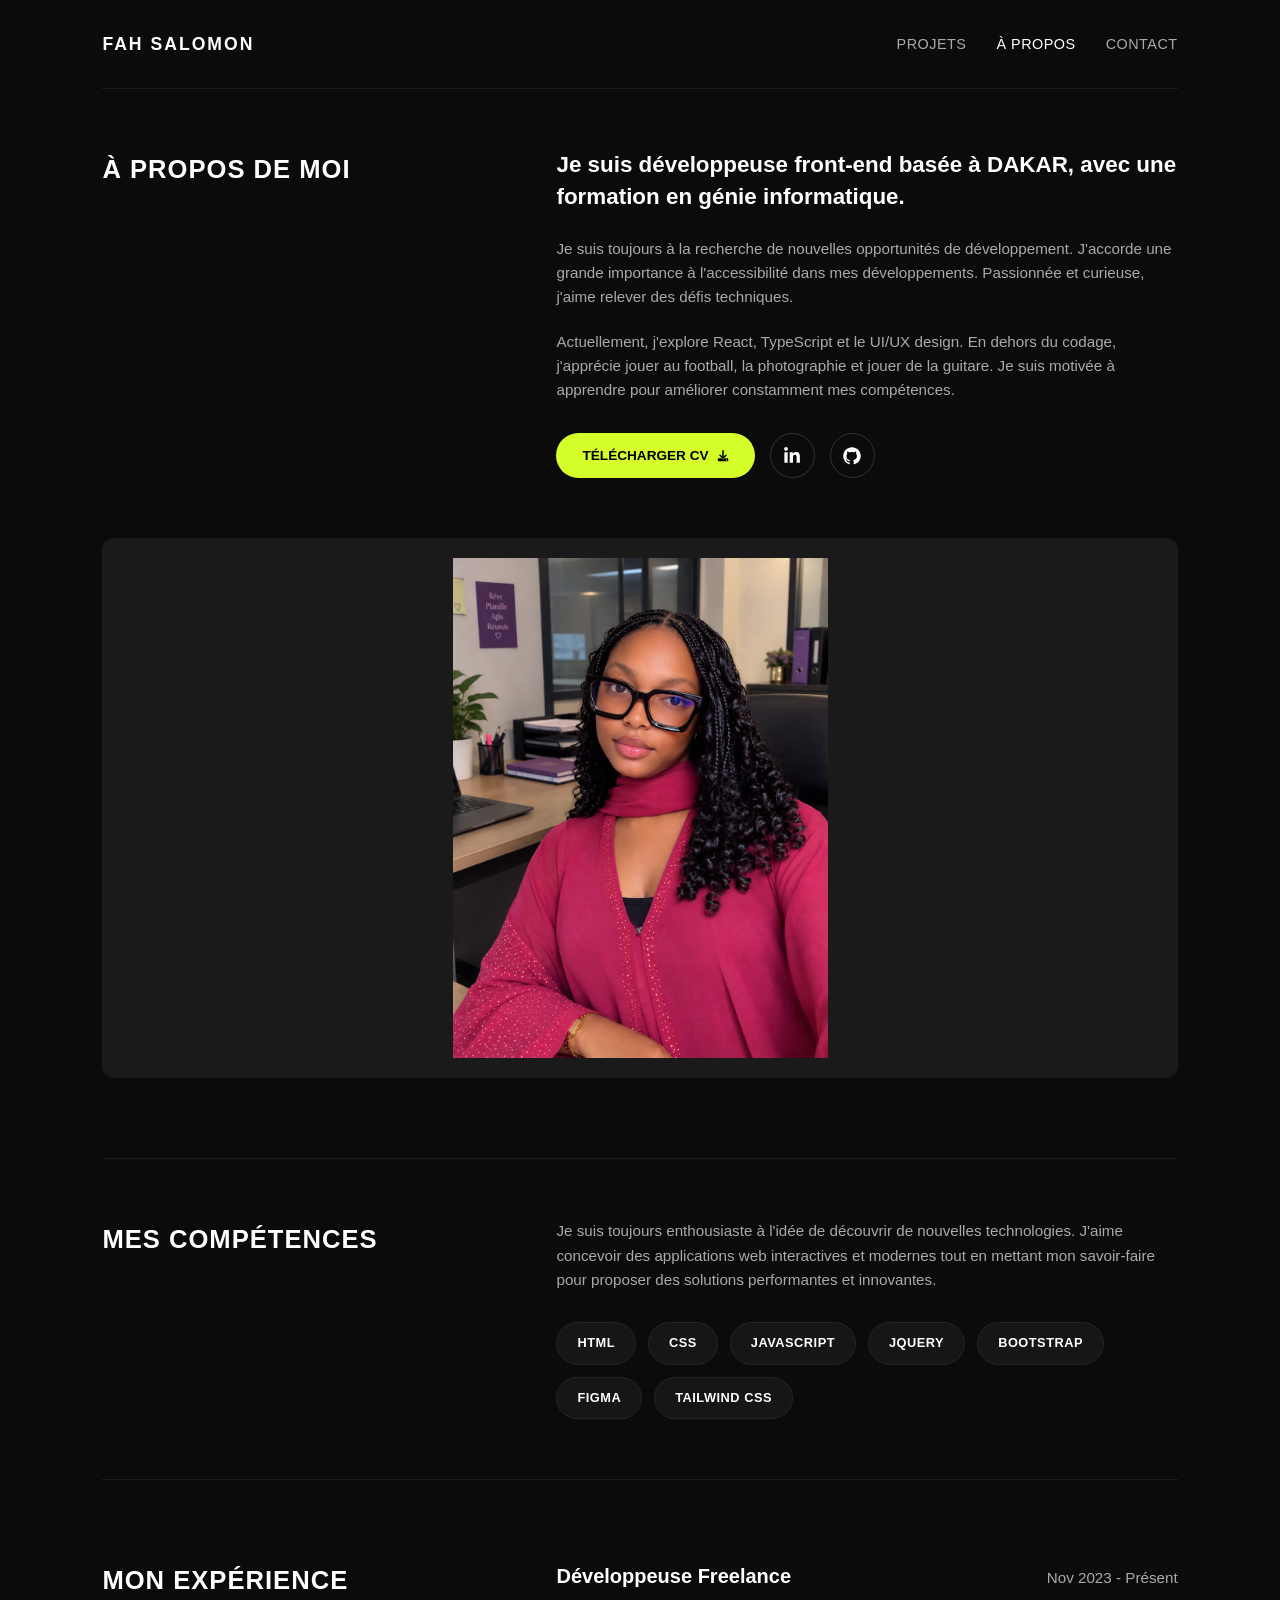
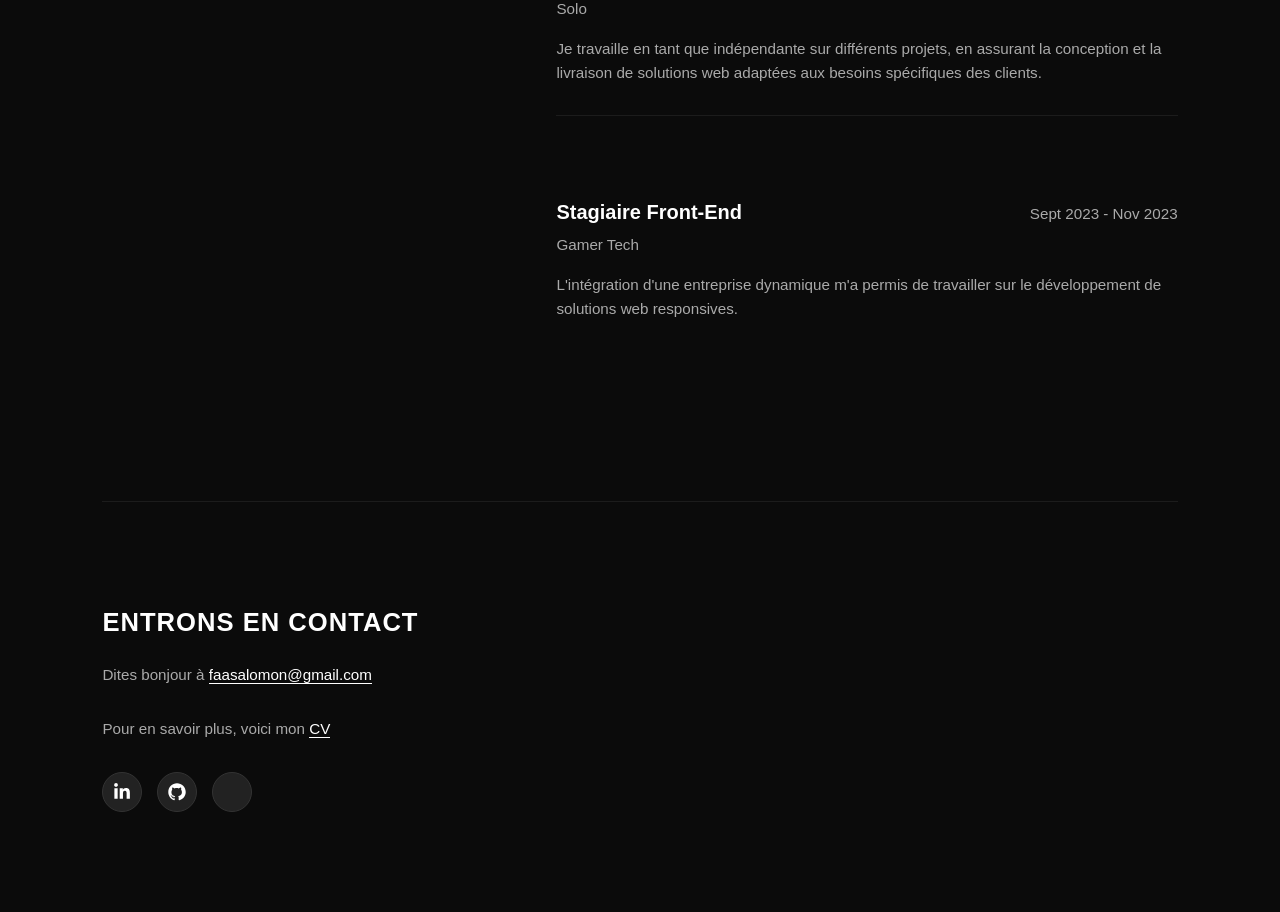
<file: about.html>
<!DOCTYPE html>
<html lang="fr">
<head>
    <meta charset="UTF-8">
    <meta name="viewport" content="width=device-width, initial-scale=1.0">
    <title>À Propos - Fah Salomon</title>
    <link rel="stylesheet" href="style.css">
</head>
<body>

    <!-- Navigation -->
    <header>
        <nav class="navbar">
            <div class="logo">FAH SALOMON</div>
            <ul class="nav-links">
                <li><a href="index.html">Projets</a></li>
                <li><a href="about.html" class="active">À propos</a></li>
                <li><a href="index.html#contact">Contact</a></li>
            </ul>
        </nav>
    </header>

    <!-- Main À Propos -->
    <main class="about-page">
        <!-- Section Introduction -->
        <section class="about-intro">
            <h2>À PROPOS DE MOI</h2>
            <div class="about-description">
                <p class="highlight">Je suis développeuse front-end basée à DAKAR, avec une formation en génie informatique.</p>
                <p>Je suis toujours à la recherche de nouvelles opportunités de développement. J'accorde une grande importance à l'accessibilité dans mes développements. Passionnée et curieuse, j'aime relever des défis techniques.</p>
                <p>Actuellement, j'explore React, TypeScript et le UI/UX design. En dehors du codage, j'apprécie jouer au football, la photographie et jouer de la guitare. Je suis motivée à apprendre pour améliorer constamment mes compétences.</p>
                
                <div class="about-action">
                    <a href="CV-Fah-Salomon.pdf" download class="btn-primary">TÉLÉCHARGER CV <svg xmlns="http://w3.org" viewBox="0 0 512 512" width="12" height="12" fill="currentColor"><path d="M288 32c0-17.7-14.3-32-32-32s-32 14.3-32 32l0 242.7-73.4-73.4c-12.5-12.5-32.8-12.5-45.3 0s-12.5 32.8 0 45.3l128 128c12.5 12.5 32.8 12.5 45.3 0l128-128c12.5-12.5 12.5-32.8 0-45.3s-32.8-12.5-45.3 0L288 274.7L288 32zM64 352c-17.7 0-32 14.3-32 32l0 64c0 17.7 14.3 32 32 32l384 0c17.7 0 32-14.3 32-32l0-64c0-17.7-14.3-32-32-32l-114.7 0-43.4 43.4c-12.5 12.5-32.8 12.5-45.3 0L178.7 352 64 352zm336 56a24 24 0 1 1 0 48 24 24 0 1 1 0-48z"/></svg></a>
                    
                    <!-- LinkedIn (Haut) -->
                    <a href="#" class="btn-icon" aria-label="LinkedIn">
                        <svg xmlns="http://w3.org" viewBox="0 0 448 512" width="18" height="18" fill="currentColor">
                            <path d="M100.28 448H7.4V148.9h92.88zM53.79 108.1C24.09 108.1 0 83.5 0 53.8a53.79 53.79 0 1 1 107.58 0c0 29.7-24.1 54.3-53.79 54.3zM447.9 448h-92.68V302.4c0-34.7-.7-79.2-48.29-79.2-48.29 0-55.69 37.7-55.69 76.7V448h-92.78V148.9h89.08v40.8h1.3c12.4-23.5 42.69-48.3 87.88-48.3 94 0 111.28 61.9 111.28 142.3V448z"/>
                        </svg>
                    </a>
                    
                    <!-- GitHub (Haut) -->
                    <a href="#" class="btn-icon" aria-label="GitHub">
                        <svg xmlns="http://w3.org" viewBox="0 0 496 512" width="18" height="18" fill="currentColor">
                            <path d="M165.9 397.4c0 2-2.3 3.6-5.2 3.6-3.3.3-5.6-1.3-5.6-3.6 0-2 2.3-3.6 5.2-3.6 3-.3 5.6 1.3 5.6 3.6zm-24-4.5c-.7 2-3.2 2.8-5.7 1.8-2.5-1.4-3.5-3.8-2.8-5.8.7-2 3.2-2.8 5.7-1.8 2.5 1.4 3.5 3.8 2.8 5.8zm-.2 11.3c-1.4 2-4 1.6-5.7-1-1.7-2.7-1.6-5.6 0-7.5 1.4-2 4-1.6 5.7 1 1.7 2.7 1.6 5.6 0 7.5zm-16.4-12.7c-.7 2-3.2 1.8-5.7-.5-2.5-2.3-3-5.1-2.3-7.1.7-2 3.2-1.8 5.7.5 2.5 2.3 3 5.1 2.3 7.1zm-13.9-21.4c-.2 2.2-2.4 3.7-5.1 3.2-2.7-.5-4.6-2.5-4.4-4.7.2-2.2 2.4-3.7 5.1-3.2 2.7.5 4.6 2.5 4.4 4.7zm-15.1-12.2c-.5 2-2.7 2.8-5.1 1.8-2.4-1-3.7-3.2-3.2-5.1.5-2 2.7-2.8 5.1-1.8 2.4 1 3.7 3.2 3.2 5.1zm-4.4-21c0 2.2-2.2 4.1-4.9 4.1-2.7 0-4.8-1.8-4.8-4.1 0-2.2 2.2-4.1 4.9-4.1 2.7 0 4.8 1.8 4.8 4.1zM248 8C111 8 0 119 0 256c0 110 69.4 203.2 165.5 235.2 12.8 2.3 17.5-5.5 17.5-12.3 0-6-.2-21.8-.3-42.9-65.7 13.7-79.6-31.1-79.6-31.1-10.9-27.7-26.7-35-26.7-35-21.4-14.6 1.6-14 1.6-14 23.8 1.7 36.3 24.5 36.3 24.5 21 35.9 55 25.5 68.4 19.5 2.1-15.2 8.1-25.5 14.8-31.4-52.6-6-107.8-26.3-107.8-115.5 0-25.4 9-46.1 23.9-62.3-2.4-5.9-10.3-29.6 2.2-61.4 0 0 19.6-6.3 64.4 24 18.6-5.2 38.6-7.8 58.5-7.8s39.9 2.6 58.5 7.8c44.8-30.3 64.4-24 64.4-24 12.5 31.8 4.6 55.5 2.2 61.4 14.9 16.2 23.9 36.9 23.9 62.3 0 89.4-55.2 109.3-107.9 115.1 8.4 7.2 15.9 21.6 15.9 43.6 0 31.5-.3 56.8-.3 64.6 0 6.8 4.6 14.8 17.6 12.3C426.6 459.2 496 366 496 256 496 119 385 8 248 8z"/>
                        </svg>
                    </a>
                </div>
            </div>
        </section>

        <!-- Image Banner -->
        <section class="about-banner-img">
            <img src="imfa2.jpeg" alt="Fah Salomon">
        </section>

        <!-- Compétences -->
        <section class="skills-section">
            <h2>MES COMPÉTENCES</h2>
            <div class="skills-content">
                <p class="section-desc">Je suis toujours enthousiaste à l'idée de découvrir de nouvelles technologies. J'aime concevoir des applications web interactives et modernes tout en mettant mon savoir-faire pour proposer des solutions performantes et innovantes.</p>
                <div class="skills-container">
                    <span class="skill-badge">HTML</span>
                    <span class="skill-badge">CSS</span>
                    <span class="skill-badge">JAVASCRIPT</span>
                    <span class="skill-badge">JQUERY</span>
                    <span class="skill-badge">BOOTSTRAP</span>
                    <span class="skill-badge">FIGMA</span>
                    <span class="skill-badge">TAILWIND CSS</span>
                </div>
            </div>
        </section>

        <!-- Expériences -->
        <section class="experience-section">
            <h2>MON EXPÉRIENCE</h2>
            <div class="experience-list">
                <div class="exp-item">
                    <div class="exp-meta">
                        <h3>Développeuse Freelance</h3>
                        <p class="exp-date">Nov 2023 - Présent</p>
                    </div>
                    <p class="exp-company">Solo</p>
                    <p class="exp-text">Je travaille en tant que indépendante sur différents projets, en assurant la conception et la livraison de solutions web adaptées aux besoins spécifiques des clients.</p>
                </div>

                <div class="exp-item">
                    <div class="exp-meta">
                        <h3>Stagiaire Front-End</h3>
                        <p class="exp-date">Sept 2023 - Nov 2023</p>
                    </div>
                    <p class="exp-company">Gamer Tech</p>
                    <p class="exp-text">L'intégration d'une entreprise dynamique m'a permis de travailler sur le développement de solutions web responsives.</p>
                </div>
            </div>
        </section>
    </main>

    <!-- Section Contact réintégrée -->
    <section id="contact" class="contact-section">
        <div class="contact-info">
            <h2>ENTRONS EN CONTACT</h2>
            <div class="contact-text-block">
                <p>Dites bonjour à <a href="mailto:faasalomon@gmail.com" class="email-link">faasalomon@gmail.com</a></p>
                <p>Pour en savoir plus, voici mon <a href="CV-Fah-Salomon.pdf" download class="cv-link">CV</a></p>
            </div>
            
            <div class="social-icons" style="display: flex !important; flex-direction: row !important; gap: 15px !important; margin-top: 25px !important;">
                <!-- 1. LinkedIn -->
                <a href="#" class="btn-icon" aria-label="LinkedIn">
                    <svg xmlns="http://w3.org" viewBox="0 0 448 512" width="18" height="18" fill="#ffffff" style="display: block !important;">
                        <path d="M100.28 448H7.4V148.9h92.88zM53.79 108.1C24.09 108.1 0 83.5 0 53.8a53.79 53.79 0 1 1 107.58 0c0 29.7-24.1 54.3-53.79 54.3zM447.9 448h-92.68V302.4c0-34.7-.7-79.2-48.29-79.2-48.29 0-55.69 37.7-55.69 76.7V448h-92.78V148.9h89.08v40.8h1.3c12.4-23.5 42.69-48.3 87.88-48.3 94 0 111.28 61.9 111.28 142.3V448z"/>
                    </svg>
                </a>

                <!-- 2. GitHub -->
                <a href="#" class="btn-icon" aria-label="GitHub">
                    <svg xmlns="http://w3.org" viewBox="0 0 496 512" width="18" height="18" fill="#ffffff" style="display: block !important;">
                        <path d="M165.9 397.4c0 2-2.3 3.6-5.2 3.6-3.3.3-5.6-1.3-5.6-3.6 0-2 2.3-3.6 5.2-3.6 3-.3 5.6 1.3 5.6 3.6zm-24-4.5c-.7 2-3.2 2.8-5.7 1.8-2.5-1.4-3.5-3.8-2.8-5.8.7-2 3.2-2.8 5.7-1.8 2.5 1.4 3.5 3.8 2.8 5.8zm-.2 11.3c-1.4 2-4 1.6-5.7-1-1.7-2.7-1.6-5.6 0-7.5 1.4-2 4-1.6 5.7 1 1.7 2.7 1.6 5.6 0 7.5zm-16.4-12.7c-.7 2-3.2 1.8-5.7-.5-2.5-2.3-3-5.1-2.3-7.1.7-2 3.2-1.8 5.7.5 2.5 2.3 3 5.1 2.3 7.1zm-13.9-21.4c-.2 2.2-2.4 3.7-5.1 3.2-2.7-.5-4.6-2.5-4.4-4.7.2-2.2 2.4-3.7 5.1-3.2 2.7.5 4.6 2.5 4.4 4.7zm-15.1-12.2c-.5 2-2.7 2.8-5.1 1.8-2.4-1-3.7-3.2-3.2-5.1.5-2 2.7-2.8 5.1-1.8 2.4 1 3.7 3.2 3.2 5.1zm-4.4-21c0 2.2-2.2 4.1-4.9 4.1-2.7 0-4.8-1.8-4.8-4.1 0-2.2 2.2-4.1 4.9-4.1 2.7 0 4.8 1.8 4.8 4.1zM248 8C111 8 0 119 0 256c0 110 69.4 203.2 165.5 235.2 12.8 2.3 17.5-5.5 17.5-12.3 0-6-.2-21.8-.3-42.9-65.7 13.7-79.6-31.1-79.6-31.1-10.9-27.7-26.7-35-26.7-35-21.4-14.6 1.6-14 1.6-14 23.8 1.7 36.3 24.5 36.3 24.5 21 35.9 55 25.5 68.4 19.5 2.1-15.2 8.1-25.5 14.8-31.4-52.6-6-107.8-26.3-107.8-115.5 0-25.4 9-46.1 23.9-62.3-2.4-5.9-10.3-29.6 2.2-61.4 0 0 19.6-6.3 64.4 24 18.6-5.2 38.6-7.8 58.5-7.8s39.9 2.6 58.5 7.8c44.8-30.3 64.4-24 64.4-24 12.5 31.8 4.6 55.5 2.2 61.4 14.9 16.2 23.9 36.9 23.9 62.3 0 89.4-55.2 109.3-107.9 115.1 8.4 7.2 15.9 21.6 15.9 43.6 0 31.5-.3 56.8-.3 64.6 0 6.8 4.6 14.8 17.6 12.3C426.6 459.2 496 366 496 256 496 119 385 8 248 8z"/>
                    </svg>
                </a>

                <!-- 3. Twitter / X -->
                <a href="#" class="btn-icon" aria-label="Twitter">
</file>
<file: style.css>
/* --- Variables globales & Reset --- */
:root {
    --bg-color: #0b0b0b;
    --card-bg: #161616;
    --text-color: #ffffff;
    --text-muted: #aaaaaa;
    --accent-color: #d4ff2a; /* Vert lime fluo de la maquette */
    --font-main: 'Segoe UI', Tahoma, Geneva, Verdana, sans-serif;
}

* {
    margin: 0;
    padding: 0;
    box-sizing: border-box;
}

html {
    scroll-behavior: smooth;
}

body {
    background-color: var(--bg-color);
    color: var(--text-color);
    font-family: var(--font-main);
    line-height: 1.6;
    padding: 0 8%;
}

/* --- Navigation --- */
.navbar {
    display: flex;
    justify-content: space-between;
    align-items: center;
    padding: 30px 0;
    border-bottom: 1px solid #1c1c1c;
}

.logo {
    font-weight: bold;
    font-size: 1.1rem;
    letter-spacing: 2px;
}

.nav-links {
    display: flex;
    list-style: none;
    gap: 30px;
}

.nav-links a {
    color: var(--text-muted);
    text-decoration: none;
    font-size: 0.9rem;
    text-transform: uppercase;
    letter-spacing: 0.5px;
    transition: color 0.3s;
}

.nav-links a.active, .nav-links a:hover {
    color: var(--text-color);
}

/* --- Boutons & Liens --- */
.btn-primary {
    background-color: var(--accent-color);
    color: #000;
    padding: 12px 26px;
    border-radius: 30px;
    text-decoration: none;
    font-weight: bold;
    font-size: 0.85rem;
    display: inline-flex;
    align-items: center;
    gap: 8px;
    border: none;
    transition: opacity 0.3s;
}

.btn-primary:hover {
    opacity: 0.9;
}

.btn-icon {
    border: 1px solid #333;
    color: var(--text-color);
    width: 45px;
    height: 45px;
    border-radius: 50%;
    display: inline-flex;
    justify-content: center;
    align-items: center;
    text-decoration: none;
    transition: background 0.3s, border-color 0.3s;
}

.btn-icon:hover {
    background-color: #1c1c1c;
    border-color: var(--text-muted);
}

/* --- Section Héro (Accueil) --- */
.hero {
    display: flex;
    align-items: center;
    justify-content: space-between;
    padding: 100px 0;
    gap: 40px;
}

.hero-text h1 {
    font-size: 3.8rem;
    line-height: 1.1;
    margin-bottom: 35px;
    font-weight: 800;
}

.hero-text h1 span {
    color: var(--text-muted);
}

.hero-buttons {
    display: flex;
    align-items: center;
    gap: 15px;
}

.hero-image img {
    width: 100%;
    max-width: 380px;
    border-radius: 12px;
    display: block;
}

/* --- Section Projets --- */
.projects {
    padding: 60px 0;
}

.projects h2 {
    font-size: 1.6rem;
    margin-bottom: 50px;
    letter-spacing: 1px;
}

.project-card {
    display: grid;
    grid-template-columns: 1fr 1fr;
    gap: 50px;
    margin-bottom: 80px;
    align-items: start;
}

.project-img img {
    width: 100%;
    border-radius: 8px;
    background-color: var(--card-bg);
    display: block;
}

.project-info h3 {
    font-size: 1.6rem;
    margin-bottom: 20px;
    line-height: 1.3;
}

.project-info p {
    color: var(--text-muted);
    margin-bottom: 15px;
    font-size: 0.95rem;
}

.project-info strong {
    color: #fff;
    display: block;
    margin-top: 10px;
    font-size: 0.85rem;
    letter-spacing: 0.5px;
}

.project-link {
    color: var(--accent-color);
    text-decoration: none;
    font-weight: bold;
    font-size: 0.85rem;
    display: inline-flex;
    align-items: center;
    gap: 6px;
    margin-top: 15px;
    letter-spacing: 0.5px;
}

/* --- Section Info Rapide (Accueil) --- */
.about-brief {
    padding: 80px 0;
    border-top: 1px solid #1c1c1c;
}

.about-brief h2 {
    font-size: 1.6rem;
    margin-bottom: 30px;
}

.about-brief-content .highlight {
    font-size: 1.4rem;
    color: #fff;
    margin-bottom: 20px;
    max-width: 800px;
}

/* --- Page À Propos Complète (`a-propos.html`) --- */
.about-page {
    padding: 60px 0;
}

.about-intro {
    display: grid;
    grid-template-columns: 1fr 1.5fr;
    gap: 40px;
    margin-bottom: 60px;
}

.about-intro h2 {
    font-size: 1.6rem;
    letter-spacing: 1px;
}

.about-description .highlight {
    font-size: 1.5rem;
    line-height: 1.4;
    margin-bottom: 25px;
}

.about-description p {
    color: var(--text-muted);
    margin-bottom: 30px;
}

.about-action {
    display: flex;
    align-items: center;
    gap: 15px;
}

.about-banner-img {
    margin-bottom: 80px;
}

.about-banner-img img {
    width: 100%;
    max-height: 500px;
    object-fit: cover;
    border-radius: 12px;
}

/* --- Section Compétences (Badges) --- */
.skills-section {
    display: grid;
    grid-template-columns: 1fr 1.5fr;
    gap: 40px;
    padding: 60px 0;
    border-top: 1px solid #1c1c1c;
}

.skills-section h2 {
    font-size: 1.6rem;
}

.skills-container {
    display: flex;
    flex-wrap: wrap;
    gap: 12px;
}

.skill-badge {
    background-color: var(--card-bg);
    border: 1px solid #252525;
    padding: 10px 20px;
    border-radius: 25px;
    font-size: 0.8rem;
    font-weight: 600;
    letter-spacing: 0.5px;
}

/* --- Section Expériences --- */
.experience-section {
    display: grid;
    grid-template-columns: 1fr 1.5fr;
    gap: 40px;
    padding: 80px 0;
    border-top: 1px solid #1c1c1c;
}

.experience-section h2 {
    font-size: 1.6rem;
}

.exp-item {
    margin-bottom: 40px;
}

.exp-meta {
    display: flex;
    justify-content: space-between;
    align-items: baseline;
    margin-bottom: 12px;
}

.exp-meta h3 {
    font-size: 1.25rem;
    font-weight: 600;
}

.exp-date {
    color: var(--text-muted);
    font-size: 0.85rem;
}

.exp-item p {
    color: var(--text-muted);
    font-size: 0.95rem;
}

/* --- Section Formulaire & Contact --- */
.contact-section {
    display: grid;
    grid-template-columns: 1fr 1.2fr;
    gap: 60px;
    padding: 100px 0;
    border-top: 1px solid #1c1c1c;
}

.contact-info h2 {
    font-size: 1.6rem;
    margin-bottom: 20px;
}

.contact-info p {
    color: var(--text-muted);
    margin-bottom: 30px;
}

.social-icons {
    display: flex;
    gap: 15px;
}

.social-icons a {
    color: var(--text-muted);
    font-size: 1.2rem;
    transition: color 0.3s;
}

.social-icons a:hover {
    color: var(--accent-color);
}

.contact-form form {
    display: flex;
    flex-direction: column;
    gap: 20px;
}

.form-group label {
    display: block;
    font-size: 0.8rem;
    color: var(--text-muted);
    margin-bottom: 8px;
    text-transform: uppercase;
    letter-spacing: 0.5px;
}

.form-group input, .form-group textarea {
    width: 100%;
    background-color: var(--card-bg);
    border: 1px solid #252525;
    color: #fff;
    padding: 14px;
    border-radius: 6px;
    font-family: inherit;
    font-size: 0.95rem;
    transition: border-color 0.3s;
}

.form-group input:focus, .form-group textarea:focus {
    outline: none;
    border-color: var(--accent-color);
}

.btn-submit {
    background-color: var(--accent-color);
    color: #000;
    border: none;
    padding: 14px 35px;
    font-weight: bold;
    font-size: 0.85rem;
    border-radius: 30px;
    cursor: pointer;
    align-self: flex-start;
    transition: opacity 0.3s;
}

.btn-submit:hover {
    opacity: 0.9;
}

/* --- Footer --- */
footer {
    padding: 40px 0;
    border-top: 1px solid #1c1c1c;
    text-align: left;
    font-size: 0.8rem;
    color: var(--text-muted);
}

/* --- Responsive (Mobile - Version longue à droite de votre image) --- */
@media (max-width: 900px) {
    body {
        padding: 0 4%;
    }
    
    .hero {
        flex-direction: column-reverse;
        text-align: left;
        padding: 60px 0;
    }
    
    .hero-image img {
        max-width: 100%;
    }

    .project-card, 
    .about-intro, 
    .skills-section, 
    .experience-section, 
    .contact-section {
        grid-template-columns: 1fr;
        gap: 30px;
    }
    
    .exp-meta {
        flex-direction: column;
        gap: 5px;
    }
}/* --- Section Projets --- */
.projects {
    padding: 60px 0;
}

.projects h2 {
    font-size: 1.6rem;
    margin-bottom: 50px;
    letter-spacing: 1px;
    text-transform: uppercase;
}

.project-card {
    display: grid;
    grid-template-columns: 1fr 1fr;
    gap: 50px;
    margin-bottom: 100px;
    align-items: start;
}

.project-img {
    background-color: #1a1a1a;
    padding: 40px;
    border-radius: 12px;
    display: flex;
    justify-content: center;
    align-items: center;
}

.project-img img {
    width: 100%;
    height: auto;
    border-radius: 6px;
    box-shadow: 0 10px 30px rgba(0,0,0,0.5);
}

.project-info h3 {
    font-size: 1.6rem;
    margin-bottom: 15px;
    line-height: 1.3;
    font-weight: 600;
}

.project-desc {
    color: var(--text-muted);
    font-size: 0.95rem;
    line-height: 1.6;
    margin-bottom: 30px;
}

.project-details {
    border-top: 1px solid #222;
    padding-top: 15px;
    margin-bottom: 30px;
}

.project-details h4 {
    font-size: 0.8rem;
    color: #fff;
    letter-spacing: 1px;
    margin-bottom: 15px;
}

.details-row {
    display: flex;
    justify-content: space-between;
    padding: 10px 0;
    border-bottom: 1px solid #1c1c1c;
    font-size: 0.9rem;
}

.details-label {
    color: var(--text-muted);
}

.details-value {
    color: #fff;
}

.project-actions {
    display: flex;
    gap: 20px;
}

.project-link {
    color: var(--accent-color);
    text-decoration: none;
    font-weight: bold;
    font-size: 0.85rem;
    display: inline-flex;
    align-items: center;
    gap: 6px;
    letter-spacing: 1px;
    border-bottom: 1px solid transparent;
    transition: border-color 0.3s;
}

.project-link:hover {
    border-color: var(--accent-color);
}.projects-subtitle {
    color: var(--text-muted);
    font-size: 0.95rem;
    margin-top: -35px; /* Permet de le rapprocher du titre principal */
    margin-bottom: 50px; /* Crée un espace propre avant le premier projet */
    max-width: 600px; /* Évite que le texte ne s'étale sur toute la largeur */
    line-height: 1.5;
}/* --- Section Info Rapide (Accueil) --- */
.about-brief {
    display: grid;
    grid-template-columns: 1fr 1.5fr;
    gap: 40px;
    padding: 80px 0;
    border-top: 1px solid #1c1c1c;
}

.about-brief h2 {
    font-size: 1.6rem;
    letter-spacing: 1px;
}

.about-brief-content .highlight {
    font-size: 1.4rem;
    color: #fff;
    line-height: 1.4;
    margin-bottom: 25px;
    font-weight: 600;
}

.about-brief-text {
    color: var(--text-muted);
    font-size: 0.95rem;
    line-height: 1.6;
    margin-bottom: 30px;
}

.about-brief-text p {
    margin-bottom: 15px;
}

.about-more-link {
    color: var(--accent-color);
    text-decoration: none;
    font-weight: bold;
    font-size: 0.85rem;
    letter-spacing: 1px;
    border-bottom: 1px solid var(--accent-color);
    padding-bottom: 4px;
    display: inline-block;
    transition: opacity 0.3s;
}

.about-more-link:hover {
    opacity: 0.8;
}

/* --- Section Formulaire & Contact --- */
.contact-section {
    display: grid;
    grid-template-columns: 1fr 1.2fr;
    gap: 60px;
    padding: 100px 0;
    border-top: 1px solid #1c1c1c;
}

.contact-info h2 {
    font-size: 1.6rem;
    margin-bottom: 20px;
    letter-spacing: 1px;
}

.contact-text-block {
    color: var(--text-muted);
    font-size: 0.95rem;
    margin-bottom: 30px;
    line-height: 1.6;
}

.contact-text-block a {
    color: #fff;
    text-decoration: none;
    border-bottom: 1px solid #fff;
}

.contact-text-block a:hover {
    color: var(--accent-color);
    border-color: var(--accent-color);
}/* --- Page À Propos Complète (`about.html`) --- */
.about-page {
    padding: 60px 0;
}

.about-intro {
    display: grid;
    grid-template-columns: 1fr 1.5fr;
    gap: 40px;
    margin-bottom: 60px;
    align-items: start;
}

.about-intro h2 {
    font-size: 1.6rem;
    letter-spacing: 1px;
}

.about-description .highlight {
    font-size: 1.4rem;
    line-height: 1.4;
    margin-bottom: 25px;
    color: #fff;
    font-weight: 600;
}

.about-description p {
    color: var(--text-muted);
    margin-bottom: 20px;
    font-size: 0.95rem;
    line-height: 1.6;
}

.about-action {
    display: flex;
    align-items: center;
    gap: 15px;
    margin-top: 30px;
}

/* Fixation de l'image de la bannière comme sur la maquette */
.about-banner-img {
    margin-bottom: 80px;
    display: flex;
    justify-content: center;
    background-color: #1a1a1a;
    border-radius: 12px;
    padding: 20px 0;
}

.about-banner-img img {
    width: 100%;
    max-width: 500px; /* Aligne la taille sur le modèle Figma */
    height: auto;
    object-fit: contain;
    border-radius: 8px;
}

/* --- Section Compétences --- */
.skills-section {
    display: grid;
    grid-template-columns: 1fr 1.5fr;
    gap: 40px;
    padding: 60px 0;
    border-top: 1px solid #1c1c1c;
}

.skills-section h2 {
    font-size: 1.6rem;
    letter-spacing: 1px;
}

.skills-content .section-desc {
    color: var(--text-muted);
    font-size: 0.95rem;
    line-height: 1.6;
    margin-bottom: 30px;
}

.skills-container {
    display: flex;
    flex-wrap: wrap;
    gap: 12px;
}

/* --- Section Expériences --- */
.experience-section {
    display: grid;
    grid-template-columns: 1fr 1.5fr;
    gap: 40px;
    padding: 80px 0;
    border-top: 1px solid #1c1c1c;
}

.experience-section h2 {
    font-size: 1.6rem;
    letter-spacing: 1px;
}

.experience-list {
    display: flex;
    flex-direction: column;
    gap: 40px;
}

.exp-item {
    border-bottom: 1px solid #1c1c1c;
    padding-bottom: 30px;
}

.exp-item:last-child {
    border-bottom: none;
    padding-bottom: 0;
}

.exp-meta {
    display: flex;
    justify-content: space-between;
    align-items: baseline;
    margin-bottom: 5px;
}

.exp-meta h3 {
    font-size: 1.25rem;
    font-weight: 600;
    color: #fff;
}

.exp-date {
    color: var(--text-muted);
    font-size: 0.85rem;
}

.exp-company {
    color: var(--text-muted);
    font-size: 0.9rem;
    margin-bottom: 15px;
}

.exp-text {
    color: var(--text-muted);
    font-size: 0.95rem;
    line-height: 1.6;
}.social-icons {
    display: flex;
    gap: 15px;
    margin-top: 20px;
}

/* On s'assure que les icônes à l'intérieur des cercles ont la bonne taille */
.social-icons .btn-icon i {
    font-size: 1.1rem;
}.btn-icon {
    border: 1px solid #333;
    color: var(--text-color);
    width: 45px;
    height: 45px;
    border-radius: 50%;
    display: inline-flex;      /* Important pour le centrage */
    justify-content: center;   /* Centre horizontalement */
    align-items: center;       /* Centre verticalement */
    text-decoration: none;
    transition: background 0.3s, border-color 0.3s;
}.btn-icon {
    border: 1px solid #333;
    color: var(--text-color);
    width: 45px;
    height: 45px;
    border-radius: 50%;
    display: inline-flex;      /* Obligatoire pour le centrage local */
    justify-content: center;   /* Centre horizontalement */
    align-items: center;       /* Centre verticalement */
    text-decoration: none;
    transition: background 0.3s, border-color 0.3s;
}

/* Force la taille des polices d'icônes Font Awesome en local */
.btn-icon i {
    font-size: 1.1rem;
    line-height: 1;
}.btn-icon svg {
    display: block;
}/* Force l'affichage et la taille des icônes SVG sur le site */
.btn-icon svg {
    display: inline-block !important;
    width: 18px !important;
    height: 18px !important;
    fill: currentColor;
    vertical-align: middle;
}

/* Aligne correctement le bouton et les icônes à côté */
.about-action {
    display: flex;
    align-items: center;
    gap: 15px;
    margin-top: 30px;
}/* Correction ultime pour afficher les icônes de contact sur toutes les pages */
.contact-section .social-icons {
    display: flex !important;
    flex-direction: row !important;
    gap: 15px !important;
    margin-top: 25px !important;
}

/* Force l'affichage et la taille des éléments enfants */
.contact-section .social-icons a {
    display: inline-flex !important;
    justify-content: center !important;
    align-items: center !important;
    width: 40px !important;
    height: 40px !important;
    border-radius: 50% !important;
    background-color: #222 !important;
}

.contact-section .social-icons svg {
    display: block !important;
    width: 18px !important;
    height: 18px !important;
    fill: #ffffff !important;
}
</file>
